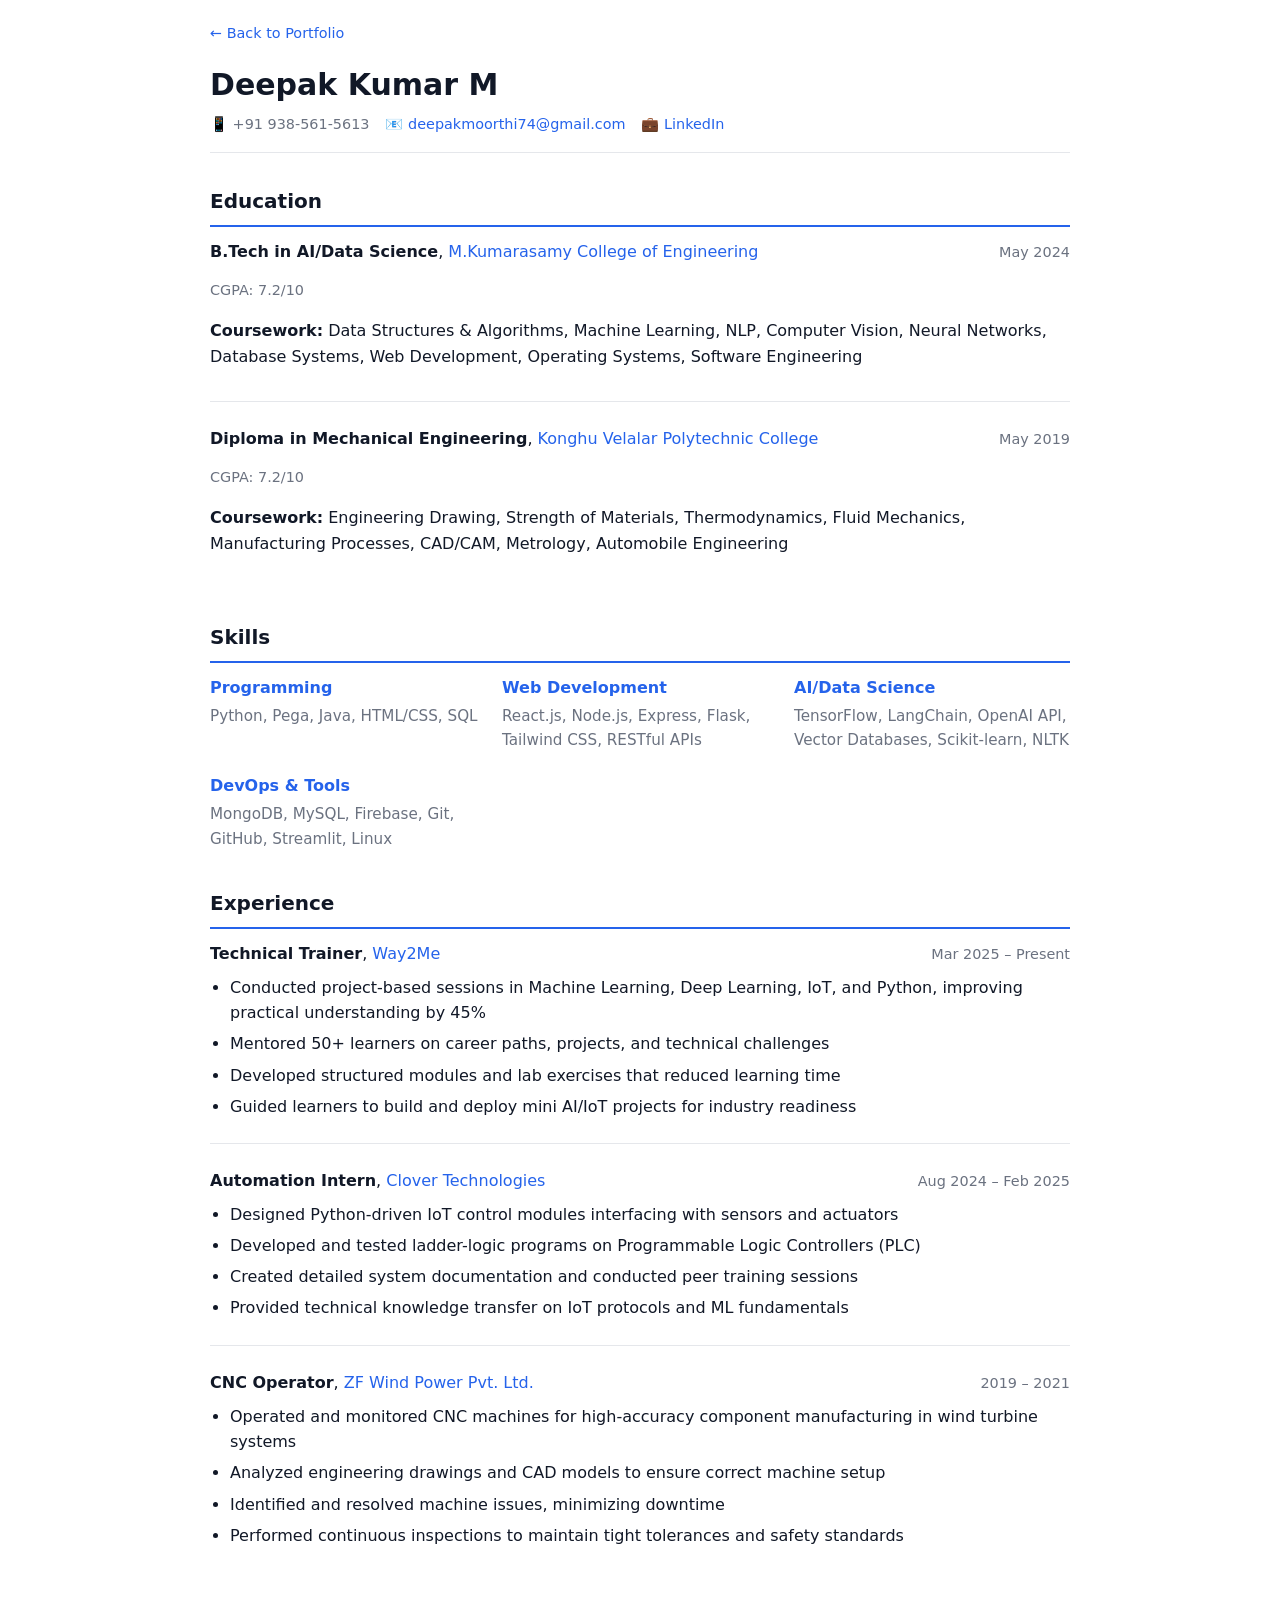
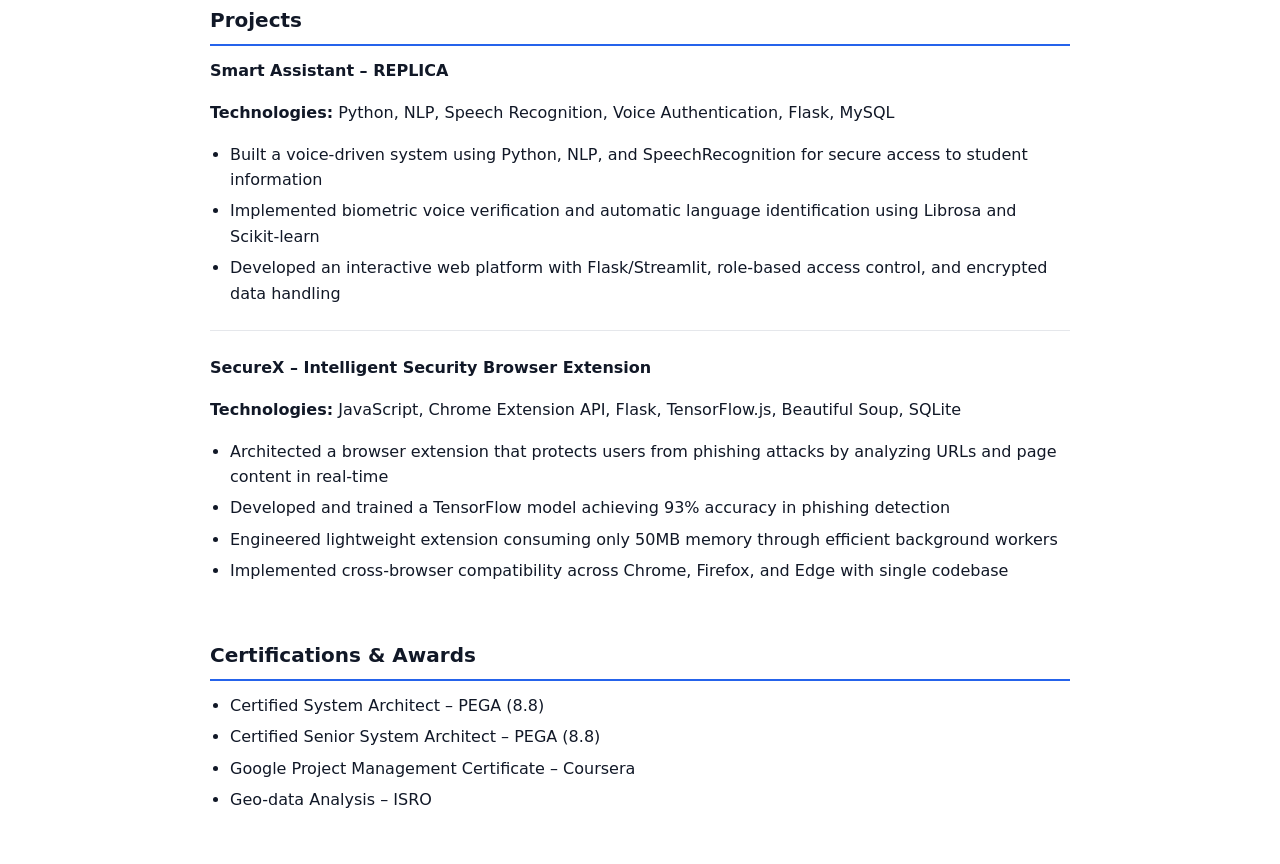
<file: resume.html>
<!doctype html>
<html lang="en">
<head>
  <meta charset="utf-8" />
  <meta name="viewport" content="width=device-width,initial-scale=1" />
  <title>Resume — Deepak Kumar M</title>
  <style>
    :root {
      --bg: #ffffff;
      --text: #111827;
      --muted: #6b7280;
      --accent: #2563eb;
      --card: #f8fafc;
      --border: #e5e7eb;
    }
    :root[data-theme="dark"] {
      --bg: #0b1220;
      --text: #e6eef8;
      --muted: #93a3bb;
      --accent: #60a5fa;
      --card: #07101a;
      --border: #1e293b;
    }
    * { box-sizing: border-box; }
    html, body { height: 100%; }
    body {
      margin: 0;
      font-family: Inter, Segoe UI, system-ui, Arial, sans-serif;
      background: var(--bg);
      color: var(--text);
      -webkit-font-smoothing: antialiased;
      line-height: 1.6;
    }
    .container { max-width: 900px; margin: 0 auto; padding: 1.25rem; }
    header {
      border-bottom: 1px solid var(--border);
      margin-bottom: 2rem;
      padding-bottom: 1rem;
    }
    h1 { margin: 0 0 0.25rem; font-size: 1.875rem; }
    .contact {
      display: flex;
      gap: 1rem;
      flex-wrap: wrap;
      font-size: 0.9rem;
      color: var(--muted);
    }
    .contact a { color: var(--accent); text-decoration: none; }
    h2 {
      margin: 1.5rem 0 0.75rem;
      padding-bottom: 0.5rem;
      border-bottom: 2px solid var(--accent);
      font-size: 1.25rem;
    }
    .section { margin-bottom: 2rem; }
    .entry {
      margin-bottom: 1.5rem;
      padding-bottom: 1rem;
      border-bottom: 1px solid var(--border);
    }
    .entry:last-child { border-bottom: none; }
    .entry-header {
      display: flex;
      justify-content: space-between;
      align-items: baseline;
      margin-bottom: 0.25rem;
    }
    .title { font-weight: 600; font-size: 1rem; }
    .company { color: var(--accent); }
    .duration { color: var(--muted); font-size: 0.9rem; }
    .degree { font-weight: 600; }
    .school { color: var(--accent); }
    .gpa { color: var(--muted); font-size: 0.9rem; }
    ul { margin: 0.5rem 0; padding-left: 1.25rem; }
    li { margin: 0.35rem 0; }
    .skills-grid {
      display: grid;
      grid-template-columns: repeat(auto-fit, minmax(250px, 1fr));
      gap: 1rem;
    }
    .skill-category { }
    .skill-category strong { color: var(--accent); }
    .skill-category p { margin: 0.25rem 0; color: var(--muted); font-size: 0.95rem; }
    .back-link {
      display: inline-block;
      margin-bottom: 1rem;
      color: var(--accent);
      text-decoration: none;
      font-size: 0.9rem;
    }
    .back-link:hover { text-decoration: underline; }
    @media (max-width: 640px) {
      h1 { font-size: 1.5rem; }
      .contact { flex-direction: column; gap: 0.25rem; }
      .entry-header { flex-direction: column; }
      .duration { margin-top: 0.25rem; }
    }
  </style>
</head>
<body>
  <div class="container">
    <a href="index.html" class="back-link">← Back to Portfolio</a>

    <header>
      <h1>Deepak Kumar M</h1>
      <div class="contact">
        <span>📱 +91 938-561-5613</span>
        <span>📧 <a href="mailto:deepakmoorthi74@gmail.com">deepakmoorthi74@gmail.com</a></span>
        <span>💼 <a href="https://www.linkedin.com/in/deepakkumar-m-b2663a223" target="_blank">LinkedIn</a></span>
      </div>
    </header>

    <section class="section">
      <h2>Education</h2>
      <div class="entry">
        <div class="entry-header">
          <span><span class="degree">B.Tech in AI/Data Science</span>, <span class="school">M.Kumarasamy College of Engineering</span></span>
          <span class="duration">May 2024</span>
        </div>
        <p class="gpa">CGPA: 7.2/10</p>
        <p><strong>Coursework:</strong> Data Structures & Algorithms, Machine Learning, NLP, Computer Vision, Neural Networks, Database Systems, Web Development, Operating Systems, Software Engineering</p>
      </div>
      <div class="entry">
        <div class="entry-header">
          <span><span class="degree">Diploma in Mechanical Engineering</span>, <span class="school">Konghu Velalar Polytechnic College</span></span>
          <span class="duration">May 2019</span>
        </div>
        <p class="gpa">CGPA: 7.2/10</p>
        <p><strong>Coursework:</strong> Engineering Drawing, Strength of Materials, Thermodynamics, Fluid Mechanics, Manufacturing Processes, CAD/CAM, Metrology, Automobile Engineering</p>
      </div>
    </section>

    <section class="section">
      <h2>Skills</h2>
      <div class="skills-grid">
        <div class="skill-category">
          <strong>Programming</strong>
          <p>Python, Pega, Java, HTML/CSS, SQL</p>
        </div>
        <div class="skill-category">
          <strong>Web Development</strong>
          <p>React.js, Node.js, Express, Flask, Tailwind CSS, RESTful APIs</p>
        </div>
        <div class="skill-category">
          <strong>AI/Data Science</strong>
          <p>TensorFlow, LangChain, OpenAI API, Vector Databases, Scikit-learn, NLTK</p>
        </div>
        <div class="skill-category">
          <strong>DevOps & Tools</strong>
          <p>MongoDB, MySQL, Firebase, Git, GitHub, Streamlit, Linux</p>
        </div>
      </div>
    </section>

    <section class="section">
      <h2>Experience</h2>
      <div class="entry">
        <div class="entry-header">
          <span><span class="title">Technical Trainer</span>, <span class="company">Way2Me</span></span>
          <span class="duration">Mar 2025 – Present</span>
        </div>
        <ul>
          <li>Conducted project-based sessions in Machine Learning, Deep Learning, IoT, and Python, improving practical understanding by 45%</li>
          <li>Mentored 50+ learners on career paths, projects, and technical challenges</li>
          <li>Developed structured modules and lab exercises that reduced learning time</li>
          <li>Guided learners to build and deploy mini AI/IoT projects for industry readiness</li>
        </ul>
      </div>
      <div class="entry">
        <div class="entry-header">
          <span><span class="title">Automation Intern</span>, <span class="company">Clover Technologies</span></span>
          <span class="duration">Aug 2024 – Feb 2025</span>
        </div>
        <ul>
          <li>Designed Python-driven IoT control modules interfacing with sensors and actuators</li>
          <li>Developed and tested ladder-logic programs on Programmable Logic Controllers (PLC)</li>
          <li>Created detailed system documentation and conducted peer training sessions</li>
          <li>Provided technical knowledge transfer on IoT protocols and ML fundamentals</li>
        </ul>
      </div>
      <div class="entry">
        <div class="entry-header">
          <span><span class="title">CNC Operator</span>, <span class="company">ZF Wind Power Pvt. Ltd.</span></span>
          <span class="duration">2019 – 2021</span>
        </div>
        <ul>
          <li>Operated and monitored CNC machines for high-accuracy component manufacturing in wind turbine systems</li>
          <li>Analyzed engineering drawings and CAD models to ensure correct machine setup</li>
          <li>Identified and resolved machine issues, minimizing downtime</li>
          <li>Performed continuous inspections to maintain tight tolerances and safety standards</li>
        </ul>
      </div>
    </section>

    <section class="section">
      <h2>Projects</h2>
      <div class="entry">
        <div class="entry-header">
          <span><span class="title">Smart Assistant – REPLICA</span></span>
        </div>
        <p><strong>Technologies:</strong> Python, NLP, Speech Recognition, Voice Authentication, Flask, MySQL</p>
        <ul>
          <li>Built a voice-driven system using Python, NLP, and SpeechRecognition for secure access to student information</li>
          <li>Implemented biometric voice verification and automatic language identification using Librosa and Scikit-learn</li>
          <li>Developed an interactive web platform with Flask/Streamlit, role-based access control, and encrypted data handling</li>
        </ul>
      </div>
      <div class="entry">
        <div class="entry-header">
          <span><span class="title">SecureX – Intelligent Security Browser Extension</span></span>
        </div>
        <p><strong>Technologies:</strong> JavaScript, Chrome Extension API, Flask, TensorFlow.js, Beautiful Soup, SQLite</p>
        <ul>
          <li>Architected a browser extension that protects users from phishing attacks by analyzing URLs and page content in real-time</li>
          <li>Developed and trained a TensorFlow model achieving 93% accuracy in phishing detection</li>
          <li>Engineered lightweight extension consuming only 50MB memory through efficient background workers</li>
          <li>Implemented cross-browser compatibility across Chrome, Firefox, and Edge with single codebase</li>
        </ul>
      </div>
    </section>

    <section class="section">
      <h2>Certifications & Awards</h2>
      <ul>
        <li>Certified System Architect – PEGA (8.8)</li>
        <li>Certified Senior System Architect – PEGA (8.8)</li>
        <li>Google Project Management Certificate – Coursera</li>
        <li>Geo-data Analysis – ISRO</li>
      </ul>
    </section>
  </div>

  <script>
    const root = document.documentElement;
    const saved = localStorage.getItem('theme');
    if(saved === 'dark') root.setAttribute('data-theme', 'dark');
  </script>
</body>
</html>
</file>
